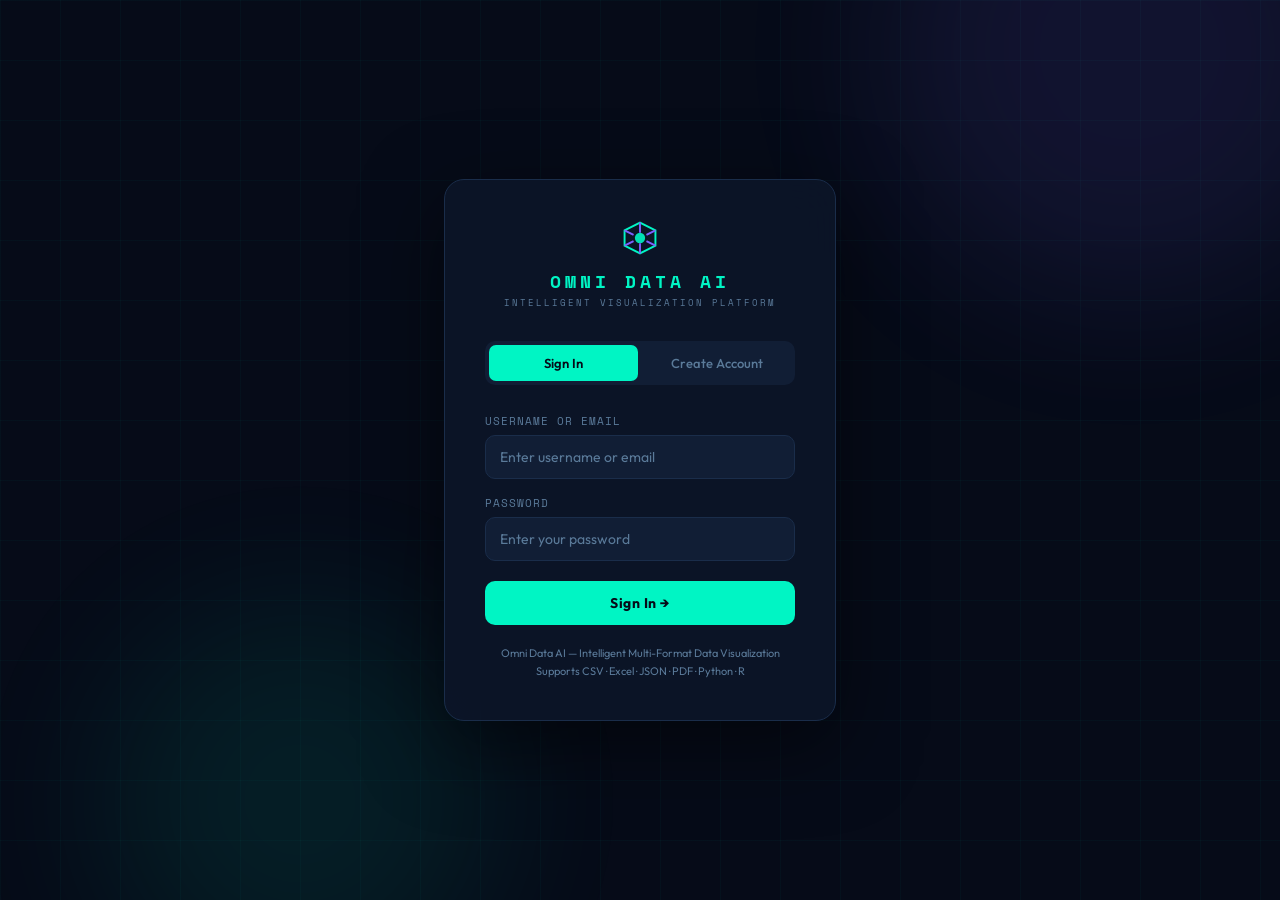
<file: templates/auth.html>
<!DOCTYPE html>
<html lang="en">
<head>
<meta charset="UTF-8">
<meta name="viewport" content="width=device-width, initial-scale=1.0">
<title>Omni Data AI — Sign In</title>
<link rel="preconnect" href="https://fonts.googleapis.com">
<link href="https://fonts.googleapis.com/css2?family=Space+Mono:wght@400;700&family=Outfit:wght@300;400;500;600;700;800&display=swap" rel="stylesheet">
<style>
*,*::before,*::after{box-sizing:border-box;margin:0;padding:0}
:root{
  --primary:#00f5c4;--secondary:#7b61ff;--accent:#ff6b6b;
  --bg:#060b18;--surface:#0d1628;--surface2:#111e35;
  --border:#1a2d4a;--text:#e8f4fd;--muted:#5a7a99;
  --font-mono:'Space Mono',monospace;--font-body:'Outfit',sans-serif;
}
body{background:var(--bg);color:var(--text);font-family:var(--font-body);min-height:100vh;display:flex;align-items:center;justify-content:center;overflow:hidden}

.bg-grid{position:fixed;inset:0;z-index:0;pointer-events:none;background-image:linear-gradient(rgba(0,245,196,0.03) 1px,transparent 1px),linear-gradient(90deg,rgba(0,245,196,0.03) 1px,transparent 1px);background-size:60px 60px}
.orb{position:fixed;border-radius:50%;filter:blur(80px);pointer-events:none}
.orb1{width:500px;height:500px;background:#7b61ff;opacity:.1;top:-200px;right:-100px;animation:float 12s ease-in-out infinite}
.orb2{width:400px;height:400px;background:#00f5c4;opacity:.08;bottom:-100px;left:100px;animation:float 12s ease-in-out infinite 4s}
@keyframes float{0%,100%{transform:translate(0,0)}50%{transform:translate(20px,-20px)}}

.auth-wrapper{position:relative;z-index:1;width:100%;max-width:440px;padding:24px}
.auth-card{background:rgba(13,22,40,0.9);backdrop-filter:blur(20px);border:1px solid var(--border);border-radius:20px;padding:40px;box-shadow:0 24px 80px rgba(0,0,0,0.5)}

.logo{text-align:center;margin-bottom:32px}
.logo-icon{display:inline-flex;margin-bottom:12px}
.logo-main{display:block;font-family:var(--font-mono);font-size:18px;letter-spacing:4px;color:var(--primary);font-weight:700}
.logo-sub{display:block;font-family:var(--font-mono);font-size:9px;letter-spacing:2px;color:var(--muted);margin-top:2px}

.tabs{display:flex;background:var(--surface2);border-radius:10px;padding:4px;margin-bottom:28px;gap:4px}
.tab{flex:1;padding:10px;border:none;background:none;color:var(--muted);font-size:13px;font-family:var(--font-body);font-weight:500;border-radius:7px;cursor:pointer;transition:all .2s}
.tab.active{background:var(--primary);color:var(--bg);font-weight:600}

.form{display:none}
.form.active{display:block}

.field{margin-bottom:16px}
.field label{display:block;font-size:11px;font-family:var(--font-mono);letter-spacing:1px;color:var(--muted);margin-bottom:6px}
.field input{width:100%;background:var(--surface2);border:1px solid var(--border);border-radius:10px;padding:12px 14px;color:var(--text);font-size:14px;font-family:var(--font-body);outline:none;transition:border-color .2s}
.field input:focus{border-color:var(--primary);box-shadow:0 0 0 3px rgba(0,245,196,.08)}
.field input::placeholder{color:var(--muted)}

.submit-btn{width:100%;padding:13px;background:var(--primary);border:none;border-radius:10px;color:var(--bg);font-size:14px;font-family:var(--font-body);font-weight:700;cursor:pointer;transition:all .2s;margin-top:4px;letter-spacing:.5px}
.submit-btn:hover{background:#00d4a8;transform:translateY(-1px);box-shadow:0 8px 24px rgba(0,245,196,.25)}
.submit-btn:active{transform:translateY(0)}
.submit-btn:disabled{opacity:.5;cursor:not-allowed;transform:none}

.error-msg{background:rgba(255,107,107,.08);border:1px solid rgba(255,107,107,.3);border-radius:8px;padding:10px 12px;font-size:12px;color:var(--accent);margin-bottom:14px;display:none}
.success-msg{background:rgba(0,245,196,.08);border:1px solid rgba(0,245,196,.3);border-radius:8px;padding:10px 12px;font-size:12px;color:var(--primary);margin-bottom:14px;display:none}

.divider{text-align:center;font-size:11px;color:var(--muted);font-family:var(--font-mono);margin:20px 0;position:relative}
.divider::before,.divider::after{content:'';position:absolute;top:50%;width:40%;height:1px;background:var(--border)}
.divider::before{left:0}.divider::after{right:0}

.footer-text{text-align:center;font-size:11px;color:var(--muted);margin-top:20px;line-height:1.6}

.spinner{width:16px;height:16px;border:2px solid rgba(6,11,24,.4);border-top-color:var(--bg);border-radius:50%;animation:spin .7s linear infinite;display:inline-block;vertical-align:middle;margin-right:6px}
@keyframes spin{to{transform:rotate(360deg)}}
</style>
</head>
<body>
<div class="bg-grid"></div>
<div class="orb orb1"></div>
<div class="orb orb2"></div>

<div class="auth-wrapper">
  <div class="auth-card">
    <div class="logo">
      <div class="logo-icon">
        <svg width="36" height="36" viewBox="0 0 28 28" fill="none">
          <polygon points="14,2 26,8 26,20 14,26 2,20 2,8" fill="none" stroke="#00f5c4" stroke-width="1.5"/>
          <circle cx="14" cy="14" r="4" fill="#00f5c4" opacity="0.9"/>
          <line x1="14" y1="2" x2="14" y2="10" stroke="#7b61ff" stroke-width="1.5"/>
          <line x1="14" y1="18" x2="14" y2="26" stroke="#7b61ff" stroke-width="1.5"/>
          <line x1="26" y1="8" x2="19" y2="11.5" stroke="#7b61ff" stroke-width="1.5"/>
          <line x1="9" y1="16.5" x2="2" y2="20" stroke="#7b61ff" stroke-width="1.5"/>
          <line x1="2" y1="8" x2="9" y2="11.5" stroke="#7b61ff" stroke-width="1.5"/>
          <line x1="19" y1="16.5" x2="26" y2="20" stroke="#7b61ff" stroke-width="1.5"/>
        </svg>
      </div>
      <span class="logo-main">OMNI DATA AI</span>
      <span class="logo-sub">INTELLIGENT VISUALIZATION PLATFORM</span>
    </div>

    <div class="tabs">
      <button class="tab active" id="loginTab" onclick="switchTab('login')">Sign In</button>
      <button class="tab" id="registerTab" onclick="switchTab('register')">Create Account</button>
    </div>

    <!-- Login Form -->
    <div class="form active" id="loginForm">
      <div class="error-msg" id="loginError"></div>
      <div class="success-msg" id="loginSuccess"></div>
      <div class="field">
        <label>USERNAME OR EMAIL</label>
        <input type="text" id="loginIdentifier" placeholder="Enter username or email" autocomplete="username">
      </div>
      <div class="field">
        <label>PASSWORD</label>
        <input type="password" id="loginPassword" placeholder="Enter your password" autocomplete="current-password">
      </div>
      <button class="submit-btn" id="loginBtn" onclick="doLogin()">Sign In →</button>
    </div>

    <!-- Register Form -->
    <div class="form" id="registerForm">
      <div class="error-msg" id="registerError"></div>
      <div class="success-msg" id="registerSuccess"></div>
      <div class="field">
        <label>USERNAME</label>
        <input type="text" id="regUsername" placeholder="Choose a username" autocomplete="username">
      </div>
      <div class="field">
        <label>EMAIL ADDRESS</label>
        <input type="email" id="regEmail" placeholder="your@email.com" autocomplete="email">
      </div>
      <div class="field">
        <label>PASSWORD</label>
        <input type="password" id="regPassword" placeholder="Minimum 6 characters" autocomplete="new-password">
      </div>
      <button class="submit-btn" id="registerBtn" onclick="doRegister()">Create Account →</button>
    </div>

    <div class="footer-text">
      Omni Data AI — Intelligent Multi-Format Data Visualization<br>
      Supports CSV · Excel · JSON · PDF · Python · R
    </div>
  </div>
</div>

<script>
function switchTab(tab) {
  document.querySelectorAll('.tab').forEach(t => t.classList.remove('active'));
  document.querySelectorAll('.form').forEach(f => f.classList.remove('active'));
  document.getElementById(tab + 'Tab').classList.add('active');
  document.getElementById(tab + 'Form').classList.add('active');
}

function showError(id, msg) {
  const el = document.getElementById(id);
  el.textContent = msg; el.style.display = 'block';
  setTimeout(() => el.style.display = 'none', 5000);
}
function showSuccess(id, msg) {
  const el = document.getElementById(id);
  el.textContent = msg; el.style.display = 'block';
}

async function doLogin() {
  const btn = document.getElementById('loginBtn');
  const identifier = document.getElementById('loginIdentifier').value.trim();
  const password = document.getElementById('loginPassword').value;
  if (!identifier || !password) { showError('loginError', 'Please fill all fields'); return; }
  btn.disabled = true;
  btn.innerHTML = '<span class="spinner"></span>Signing in…';
  try {
    const res = await fetch('/api/auth/login', {
      method: 'POST',
      headers: {'Content-Type': 'application/json'},
      body: JSON.stringify({identifier, password})
    });
    const data = await res.json();
    if (data.error) { showError('loginError', data.error); btn.disabled = false; btn.textContent = 'Sign In →'; return; }
    showSuccess('loginSuccess', `Welcome back, ${data.username}! Redirecting…`);
    setTimeout(() => window.location.href = '/app', 800);
  } catch(e) { showError('loginError', 'Connection error'); btn.disabled = false; btn.textContent = 'Sign In →'; }
}

async function doRegister() {
  const btn = document.getElementById('registerBtn');
  const username = document.getElementById('regUsername').value.trim();
  const email = document.getElementById('regEmail').value.trim();
  const password = document.getElementById('regPassword').value;
  if (!username || !email || !password) { showError('registerError', 'Please fill all fields'); return; }
  btn.disabled = true;
  btn.innerHTML = '<span class="spinner"></span>Creating account…';
  try {
    const res = await fetch('/api/auth/register', {
      method: 'POST',
      headers: {'Content-Type': 'application/json'},
      body: JSON.stringify({username, email, password})
    });
    const data = await res.json();
    if (data.error) { showError('registerError', data.error); btn.disabled = false; btn.textContent = 'Create Account →'; return; }
    showSuccess('registerSuccess', `Account created! Welcome, ${data.username}! Redirecting…`);
    setTimeout(() => window.location.href = '/app', 800);
  } catch(e) { showError('registerError', 'Connection error'); btn.disabled = false; btn.textContent = 'Create Account →'; }
}

// Enter key support
document.addEventListener('keydown', e => {
  if (e.key !== 'Enter') return;
  if (document.getElementById('loginForm').classList.contains('active')) doLogin();
  else doRegister();
});
</script>
</body>
</html>
</file>
